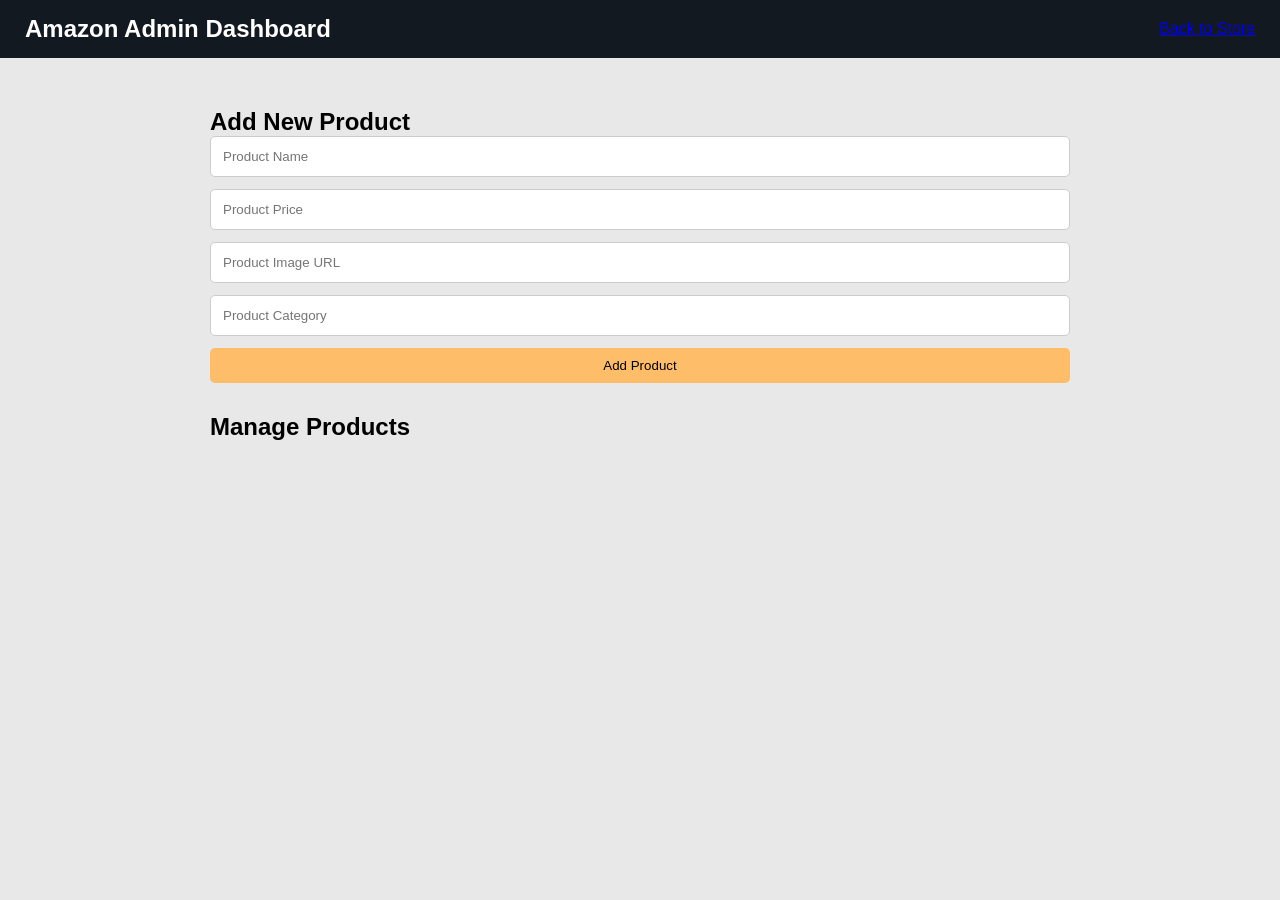
<file: adim.html>
<!DOCTYPE html>
<html lang="en">
<head>
  <meta charset="UTF-8">
  <meta name="viewport" content="width=device-width, initial-scale=1.0">
  <title>Amazon Admin</title>
  <link rel="stylesheet" href="style.css">
</head>
<body>

  <header>
    <h2>Amazon Admin Dashboard</h2>
    <a href="index.html">Back to Store</a>
  </header>

  <main class="admin-container">
    <h2>Add New Product</h2>

    <form id="adminProductForm">
      <input id="productName" type="text"
        placeholder="Product Name" required>

      <input id="productPrice" type="number"
        placeholder="Product Price" min="1" required>

      <input id="productImage" type="url"
        placeholder="Product Image URL" required>

      <input id="productCategory" type="text"
        placeholder="Product Category" required>

      <button type="submit">Add Product</button>
    </form>

    <h2>Manage Products</h2>
    <div id="adminProductList"></div>
  </main>

  <script src="script.js"></script>
  <script src="admin.js"></script>
</body>
</html>
</file>
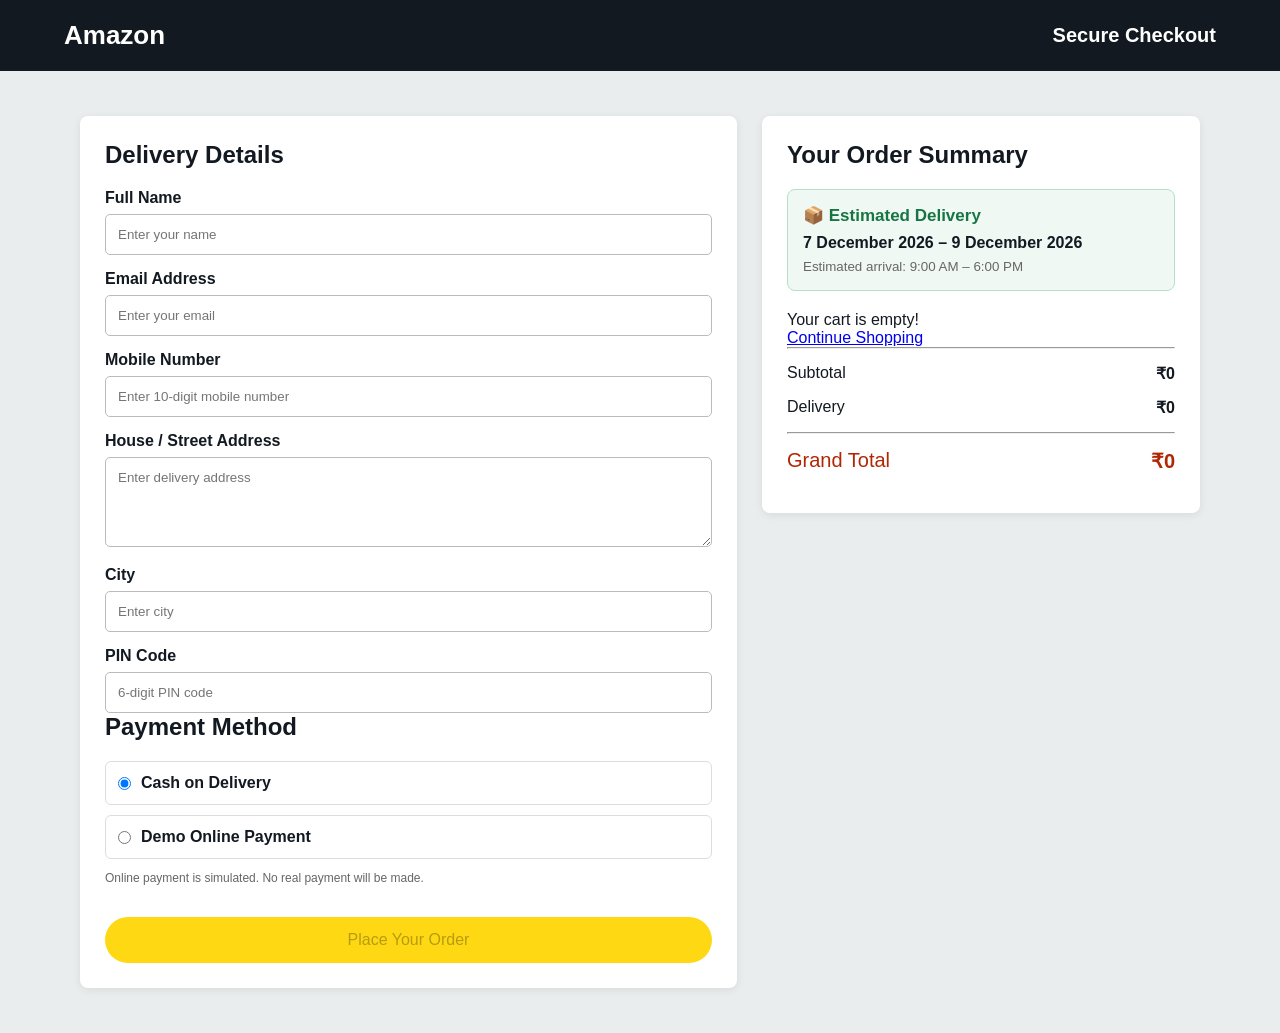
<file: checkout.html>
<!DOCTYPE html>
<html lang="en">
<head>
    <meta charset="UTF-8">
    <meta name="viewport" content="width=device-width, initial-scale=1.0">

    <title>Checkout | Amazon</title>

    <link rel="stylesheet" href="style.css">
</head>

<body class="checkout-page">

    <header class="checkout-header">
        <a href="index.html">Amazon</a>
        <h2>Secure Checkout</h2>
    </header>

    <main class="checkout-container">

        <section class="checkout-form">

            <h2>Delivery Details</h2>

            <form id="checkoutForm">

                <label>Full Name</label>
                <input type="text" id="customerName"
                    placeholder="Enter your name" required>

                <label>Email Address</label>
                <input type="email" id="customerEmail"
                    placeholder="Enter your email" required>

                <label>Mobile Number</label>
                <input type="tel" id="customerPhone"
                    placeholder="Enter 10-digit mobile number"
                    pattern="[0-9]{10}" required>

                <label>House / Street Address</label>
                <textarea id="customerAddress"
                    placeholder="Enter delivery address"
                    required></textarea>

                <label>City</label>
                <input type="text" id="customerCity"
                    placeholder="Enter city" required>

                <label>PIN Code</label>
                <input type="text" id="customerPin"
                    placeholder="6-digit PIN code"
                    pattern="[0-9]{6}" required>

                <h2>Payment Method</h2>

                <div class="payment-option">
                    <label>
                        <input type="radio" name="payment"
                            value="Cash on Delivery" checked>
                        Cash on Delivery
                    </label>
                </div>

                <div class="payment-option">
                    <label>
                        <input type="radio" name="payment"
                            value="Demo Online Payment">
                        Demo Online Payment
                    </label>
                </div>

                <p class="demo-note">
                    Online payment is simulated. No real payment will be made.
                </p>

                <button type="submit" class="place-order-btn">
                    Place Your Order
                </button>

                <p id="checkoutMessage"></p>

            </form>

        </section>

        <aside class="order-summary">

            <h2>Your Order Summary</h2>
        <div class="delivery-estimate">
            <h3>📦 Estimated Delivery</h3>
            <p id="deliveryDate">Calculating delivery...</p>
            <small>Estimated arrival: 9:00 AM – 6:00 PM</small>
        </div>
            <div id="checkoutItems"></div>

            <hr>

            <div class="checkout-total-row">
                <span>Subtotal</span>
                <strong id="checkoutSubtotal">₹0</strong>
            </div>

            <div class="checkout-total-row">
                <span>Delivery</span>
                <strong id="checkoutDelivery">₹0</strong>
            </div>

            <hr>

            <div class="checkout-total-row final-total">
                <span>Grand Total</span>
                <strong id="checkoutTotal">₹0</strong>
            </div>

        </aside>

    </main>

    <script src="checkout.js"></script>

</body>
</html>
</file>
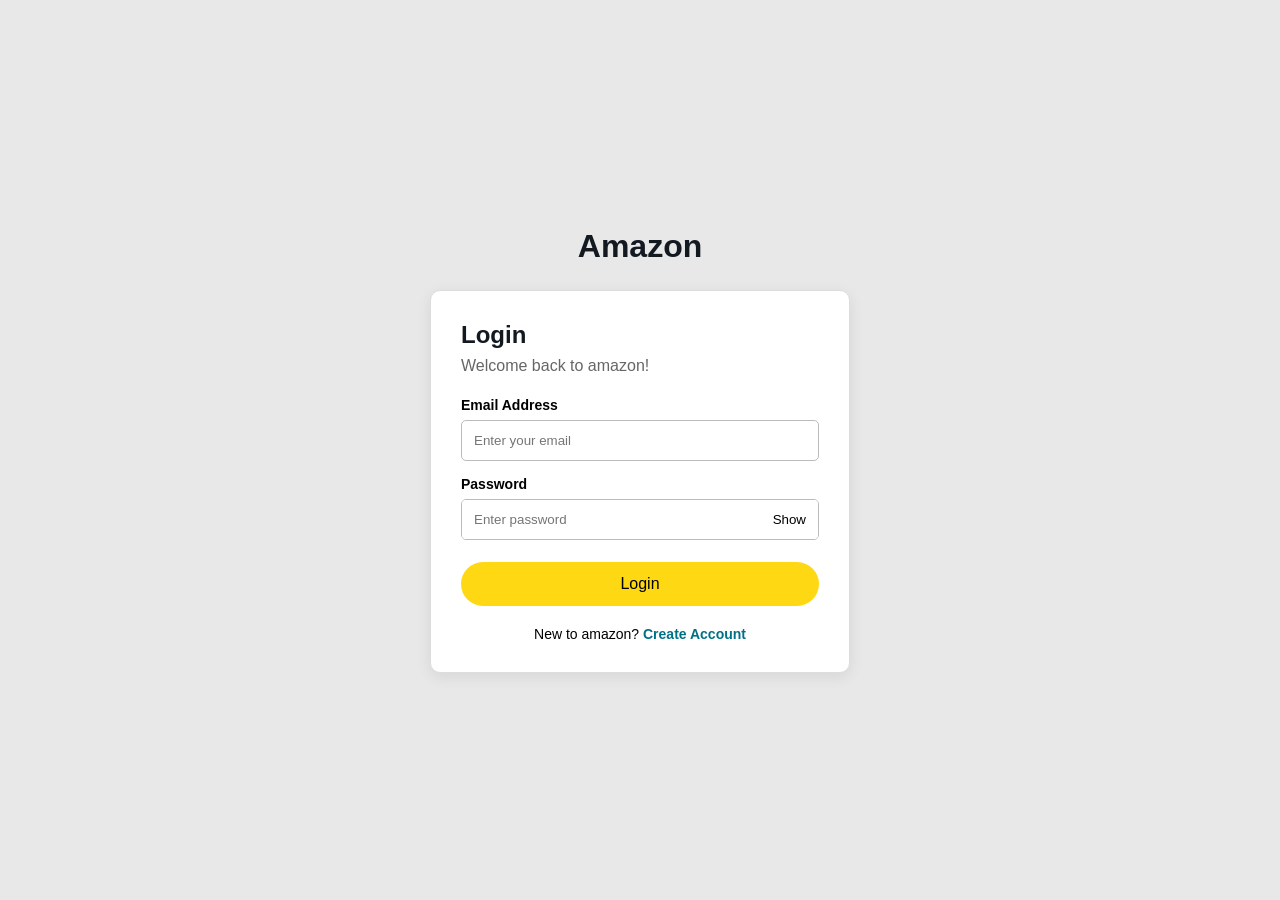
<file: login.html>
<!DOCTYPE html>
<html lang="en">
<head>
    <meta charset="UTF-8">
    <meta name="viewport" content="width=device-width, initial-scale=1.0">
    <title>Login | Amazon</title>
    <link rel="stylesheet" href="style.css">
</head>
<body class="auth-page">

    <div class="auth-container">

        <a href="index.html" class="auth-logo">
            Amazon
        </a>

        <div class="auth-box">

            <h2>Login</h2>
            <p>Welcome back to amazon!</p>

            <form id="loginForm">

                <label>Email Address</label>
                <input type="email" id="loginEmail"
                       placeholder="Enter your email" required>

                <label>Password</label>

                <div class="password-box">
                    <input type="password" id="loginPassword"
                           placeholder="Enter password" required>

                    <button type="button"
                            onclick="togglePassword('loginPassword', this)">
                        Show
                    </button>
                </div>

                <button type="submit" class="auth-btn">
                    Login
                </button>

                <p id="loginMessage" class="auth-message"></p>

            </form>

            <div class="auth-bottom">
                New to amazon?
                <a href="signup.html">Create Account</a>
            </div>

        </div>
    </div>

    <script src="auth.js"></script>
</body>
</html>
</file>
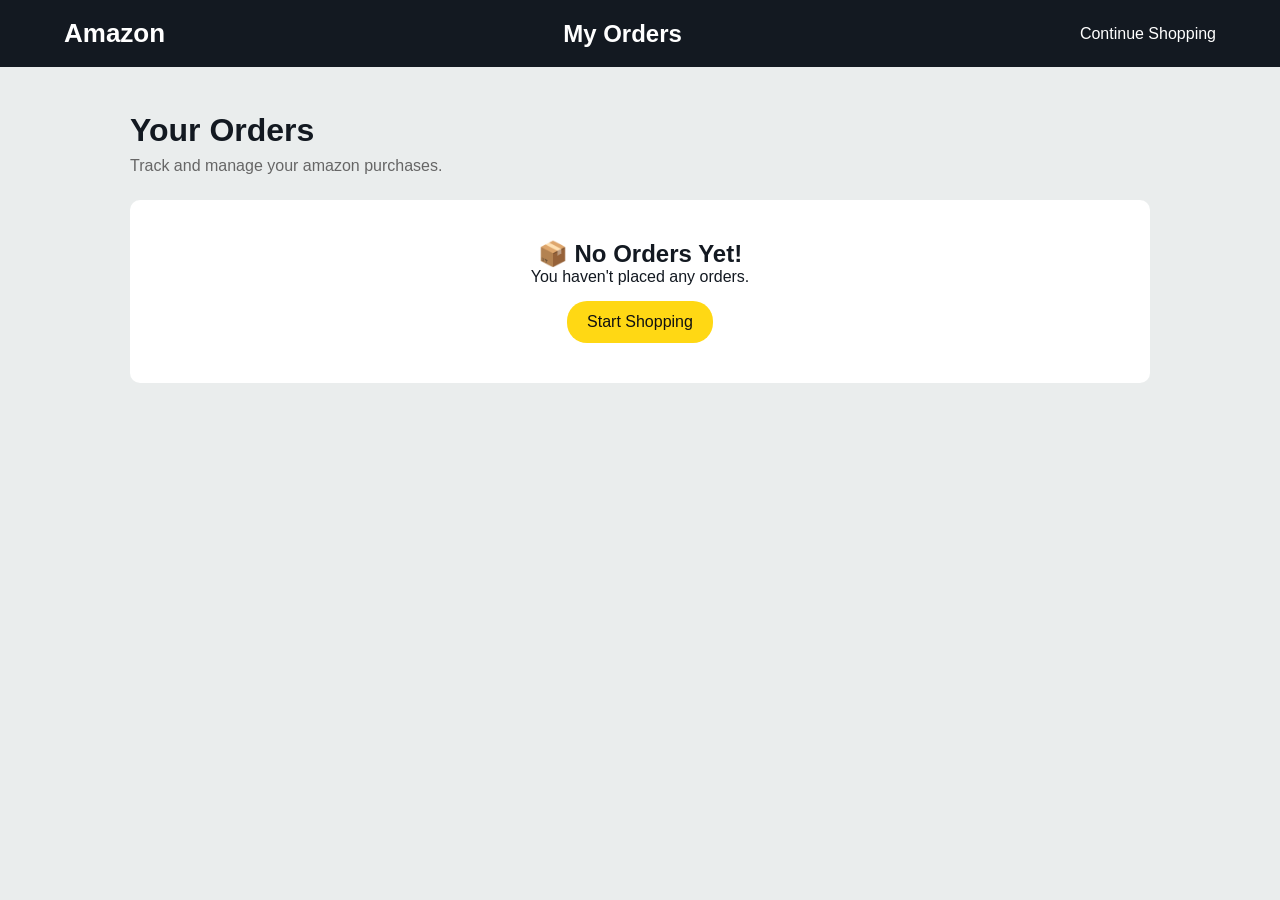
<file: orders.html>
<!DOCTYPE html>
<html lang="en">
<head>
    <meta charset="UTF-8">
    <meta name="viewport" content="width=device-width, initial-scale=1.0">

    <title>My Orders | Amazon</title>

    <link rel="stylesheet" href="style.css">
</head>

<body class="orders-page">

    <header class="orders-header">

        <a href="index.html" class="orders-logo">
            Amazon
        </a>

        <h2>My Orders</h2>

        <a href="index.html" class="back-shopping">
            Continue Shopping
        </a>

    </header>

    <main class="orders-container">

        <h1>Your Orders</h1>

        <p class="orders-subtitle">
            Track and manage your amazon purchases.
        </p>

        <div id="ordersList"></div>

    </main>

    <script src="orders.js"></script>

</body>
</html>
</file>
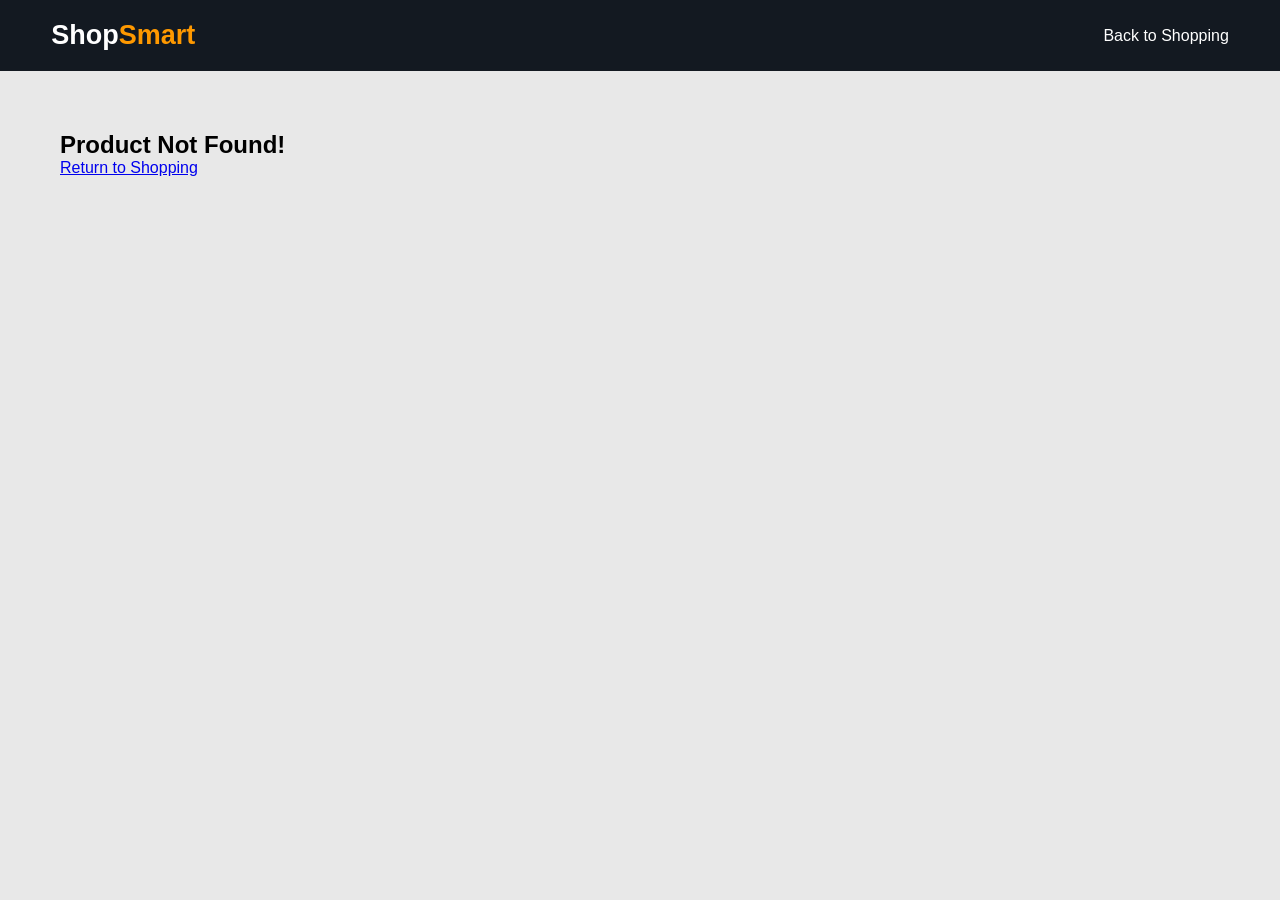
<file: product-details.html>
<!DOCTYPE html>
<html lang="en">

<head>
    <meta charset="UTF-8">
    <meta name="viewport" content="width=device-width, initial-scale=1.0">

    <title>Product Details | ShopSmart</title>

    <link rel="stylesheet" href="style.css">
</head>

<body>

    <header class="product-header">
        <a href="index.html" class="product-logo">
            Shop<span>Smart</span>
        </a>

        <a href="index.html">Back to Shopping</a>
    </header>

    <main class="product-details-container">

        <div id="productDetails">
            Loading product...
        </div>

    </main>
<script src="script.js"></script>
<script src="reviews.js"></script>
<script src="product-details.js"></script>

</body>
</html>
</file>
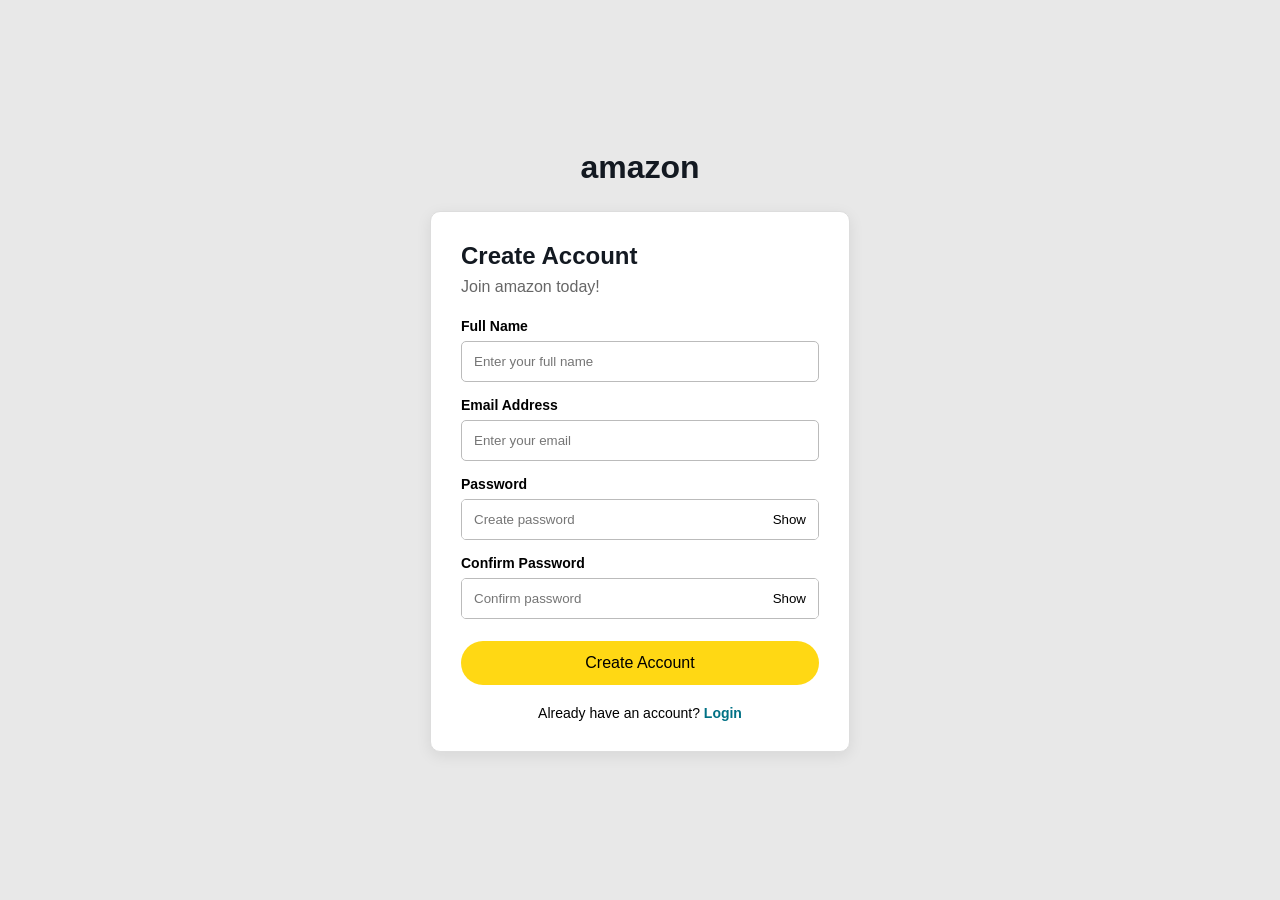
<file: signup.html>
<!DOCTYPE html>
<html lang="en">
<head>
    <meta charset="UTF-8">
    <meta name="viewport" content="width=device-width, initial-scale=1.0">
    <title>Create Account | ShopSmart</title>
    <link rel="stylesheet" href="style.css">
</head>
<body class="auth-page">

    <div class="auth-container">

        <a href="index.html" class="auth-logo"> amazon </a>

        <div class="auth-box">

            <h2>Create Account</h2>
            <p>Join amazon today!</p>

            <form id="signupForm">

                <label>Full Name</label>
                <input type="text" id="signupName"
                       placeholder="Enter your full name" required>

                <label>Email Address</label>
                <input type="email" id="signupEmail"
                       placeholder="Enter your email" required>

                <label>Password</label>
                <div class="password-box">
                    <input type="password" id="signupPassword"
                           placeholder="Create password" required minlength="8">
                    <button type="button"
                            onclick="togglePassword('signupPassword', this)">
                        Show
                    </button>
                </div>

                <label>Confirm Password</label>
                <div class="password-box">
                    <input type="password" id="confirmPassword"
                           placeholder="Confirm password" required>
                    <button type="button"
                            onclick="togglePassword('confirmPassword', this)">
                        Show
                    </button>
                </div>

                <button type="submit" class="auth-btn">
                    Create Account
                </button>

                <p id="signupMessage" class="auth-message"></p>

            </form>

            <div class="auth-bottom">
                Already have an account?
                <a href="login.html">Login</a>
            </div>

        </div>
    </div>

    <script src="auth.js"></script>
</body>
</html>
</file>
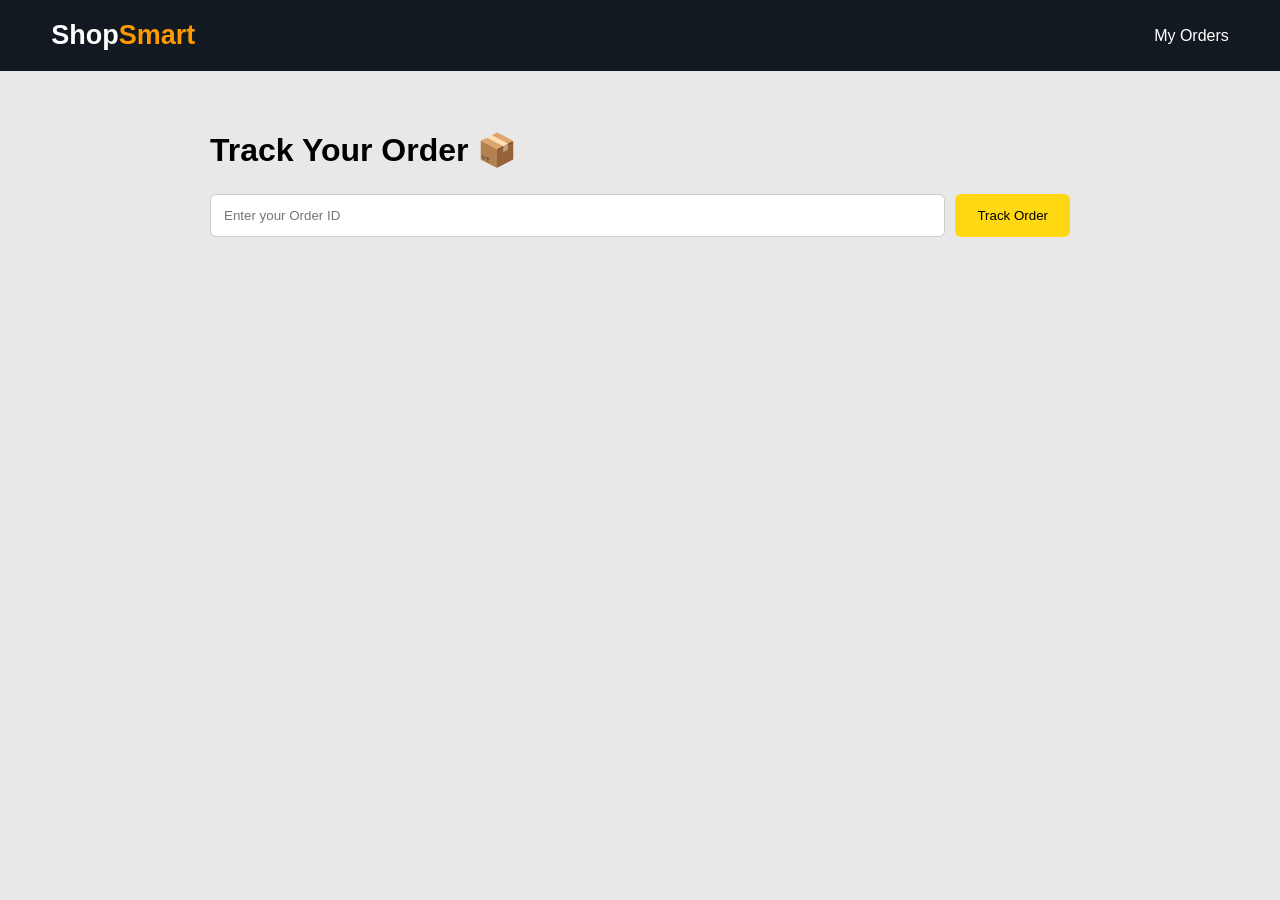
<file: track-order.html>
<!DOCTYPE html>
<html lang="en">
<head>
    <meta charset="UTF-8">
    <meta name="viewport" content="width=device-width, initial-scale=1.0">
    <title>Track Order | ShopSmart</title>
    <link rel="stylesheet" href="style.css">
</head>

<body>

<header class="product-header">
    <a href="index.html" class="product-logo">
        Shop<span>Smart</span>
    </a>
    <a href="orders.html">My Orders</a>
</header>

<main class="tracking-container">

    <h1>Track Your Order 📦</h1>

    <div class="tracking-search">
        <input
            type="text"
            id="orderIdInput"
            placeholder="Enter your Order ID">

        <button onclick="trackOrder()">
            Track Order
        </button>
    </div>

    <div id="trackingResult"></div>

</main>

<script src="tracking.js"></script>

</body>
</html>
</file>
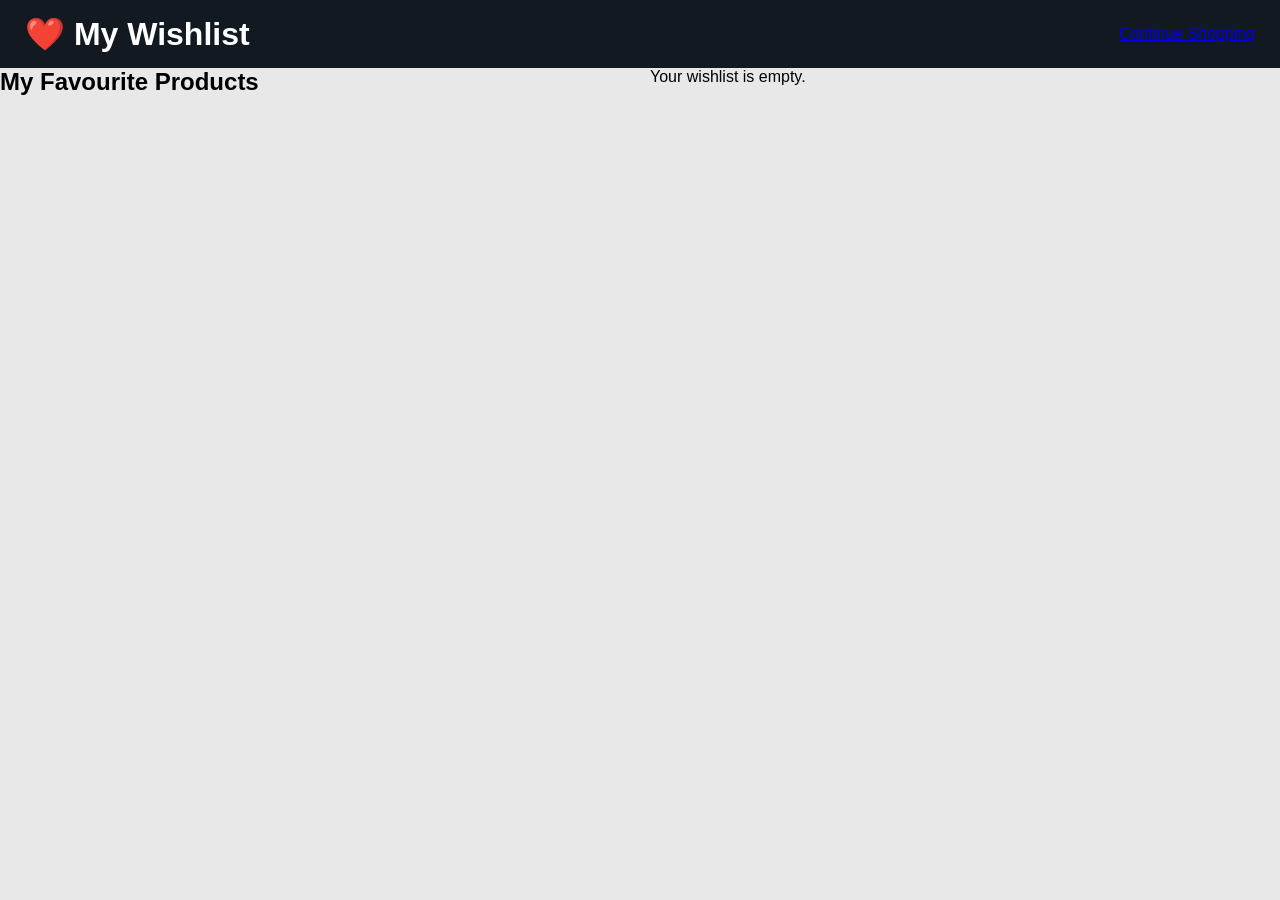
<file: wishlist.html>
<!DOCTYPE html>
<html lang="en">
<head>
    <meta charset="UTF-8">
    <meta name="viewport" content="width=device-width, initial-scale=1.0">
    <title>My Wishlist - ShopSmart</title>
    <link rel="stylesheet" href="style.css">
</head>
<body>

    <header>
        <h1>❤️ My Wishlist</h1>
        <a href="index.html">Continue Shopping</a>
    </header>

    <main class="wishlist-container">
        <h2>My Favourite Products</h2>
        <div id="wishlistProducts"></div>
    </main>

    <script src="script.js"></script>
    <script src="wishlist.js"></script>
</body>
</html>
</file>
<file: style.css>
* {
    margin: 0;
    padding: 0;
    box-sizing: border-box;
    font-family: Arial, sans-serif;
}

body {
    background: #e8e8e8;
}

/* Navbar */
header {
    background: #131921;
    color: white;
    display: flex;
    align-items: center;
    justify-content: space-between;
    padding: 15px 25px;
    gap: 15px;
}

.logo {
    font-size: 27px;
    font-weight: bold;
    color: white;
}

.logo span {
    color: #febd69;
}

.location small {
    color: #ccc;
}

.search {
    display: flex;
    flex: 1;
    height: 40px;
}

.search select {
    width: 65px;
    border: none;
    background: #eee;
}

.search input {
    flex: 1;
    padding: 10px;
    border: none;
    outline: none;
}

.search button {
    width: 48px;
    border: none;
    background: #febd69;
    cursor: pointer;
}

.nav-links {
    display: flex;
    gap: 18px;
}

.nav-links a {
    color: white;
    text-decoration: none;
    font-size: 14px;
}

/* Navigation */
nav {
    background: #232f3e;
    padding: 13px;
    display: flex;
    gap: 25px;
}

nav a {
    color: white;
    text-decoration: none;
    font-size: 14px;
}

/* Hero */
.hero {
    min-height: 300px;
    background: linear-gradient(90deg, #c8e4f3, #f8e3c4);
    display: flex;
    align-items: center;
    padding: 50px;
}

.hero h1 {
    font-size: 40px;
    margin-bottom: 15px;
}

.hero p {
    font-size: 18px;
    margin-bottom: 25px;
}

.shop-btn {
    background: #ff9900;
    padding: 12px 25px;
    color: black;
    text-decoration: none;
    border-radius: 5px;
}

/* Products */
.products-section {
    padding: 30px;
}

.products-section h2,
.cart-section h2 {
    margin-bottom: 20px;
}

.product-container {
    display: grid;
    grid-template-columns: repeat(auto-fit, minmax(210px, 1fr));
    gap: 20px;
}

.product-card {
    background: white;
    padding: 18px;
    border-radius: 8px;
    text-align: center;
}

.product-card img {
    width: 100%;
    height: 160px;
    object-fit: contain;
}

.product-card h3 {
    margin: 12px 0;
}

.product-card p {
    color: #b12704;
    font-weight: bold;
    margin-bottom: 12px;
}

.product-card button {
    background: #ffd814;
    border: none;
    padding: 10px 20px;
    border-radius: 20px;
    cursor: pointer;
}

/* Cart */
.cart-section {
    background: white;
    margin: 25px;
    padding: 25px;
    border-radius: 8px;
}

.cart-item {
    display: flex;
    justify-content: space-between;
    padding: 12px 0;
    border-bottom: 1px solid #ddd;
}

footer {
    background: #131921;
    color: white;
    text-align: center;
    padding: 30px;
}

@media(max-width: 700px) {
    header {
        flex-wrap: wrap;
    }

    .search {
        order: 3;
        flex-basis: 100%;
    }

    .nav-links {
        flex-wrap: wrap;
    }

    nav {
        flex-wrap: wrap;
        gap: 15px;
    }
}

/* Professional Hero Banner */
.hero-banner {
    min-height: 350px;
    background: linear-gradient(110deg, #dceeff, #fff0d9);
    display: flex;
    align-items: center;
    padding: 50px;
}

.hero-content {
    max-width: 600px;
}

.offer-tag {
    background: #ff9900;
    padding: 8px 15px;
    border-radius: 20px;
    font-size: 13px;
    font-weight: bold;
}

.hero-content h1 {
    font-size: 45px;
    margin: 25px 0 15px;
    color: #131921;
}

.hero-content p {
    font-size: 18px;
    margin-bottom: 30px;
    color: #333;
}

.shop-btn {
    display: inline-block;
    background: #ff9900;
    padding: 13px 25px;
    border-radius: 5px;
    color: #131921;
    text-decoration: none;
    font-weight: bold;
}

.shop-btn:hover {
    background: #e68a00;
}

/* Categories */
.category-section {
    padding: 35px 25px;
}

.category-section h2 {
    margin-bottom: 25px;
}

.category-container {
    display: grid;
    grid-template-columns: repeat(4, 1fr);
    gap: 20px;
}

.category-card {
    background: white;
    padding: 20px;
    border-radius: 8px;
    text-align: center;
    transition: 0.3s;
}

.category-card:hover {
    transform: translateY(-5px);
    box-shadow: 0 5px 15px rgba(0,0,0,0.15);
}

.category-card img {
    width: 100%;
    height: 160px;
    object-fit: contain;
}

.category-card h3 {
    margin: 15px 0;
}

.category-card a {
    color: #007185;
    text-decoration: none;
}

/* Deals */
.deals-section {
    background: white;
    margin: 25px;
    padding: 30px;
    border-radius: 8px;
}

.deals-section h2 {
    margin-bottom: 15px;
}

.deals-section p {
    margin-bottom: 20px;
}

.deal-btn {
    display: inline-block;
    background: #ffd814;
    padding: 12px 20px;
    color: black;
    text-decoration: none;
    border-radius: 20px;
}

/* Responsive */
@media(max-width: 800px) {
    .category-container {
        grid-template-columns: repeat(2, 1fr);
    }

    .hero-content h1 {
        font-size: 32px;
    }
}

@media(max-width: 450px) {
    .category-container {
        grid-template-columns: 1fr;
    }

    .hero-banner {
        padding: 25px;
    }
}

/* Promotional Image Slider */

.slider {
    width: 100%;
    height: 350px;
    position: relative;
    overflow: hidden;
    background: #ffe477;
}

.slide {
    width: 100%;
    height: 100%;
    display: none;
    position: relative;
    align-items: center;
    background: #ffe477;
}

.slide.active {
    display: flex;
}

.slide img {
    width: 55%;
    height: 100%;
    object-fit: cover;
}

.slide-content {
    width: 45%;
    padding: 35px;
    text-align: center;
    z-index: 2;
}

.slide-content span {
    font-size: 14px;
    font-weight: bold;
    color: #b12704;
}

.slide-content h1 {
    font-size: 36px;
    margin: 15px 0;
    color: #131921;
}

.slide-content p {
    font-size: 16px;
    margin-bottom: 20px;
}

.slide-btn {
    display: inline-block;
    background: #131921;
    color: white;
    text-decoration: none;
    padding: 12px 25px;
    border-radius: 4px;
}

.slide-btn:hover {
    background: #ff9900;
    color: black;
}

/* Slider Arrows */

.arrow {
    position: absolute;
    top: 50%;
    transform: translateY(-50%);
    background: rgba(255,255,255,0.8);
    border: none;
    padding: 15px;
    font-size: 22px;
    cursor: pointer;
    z-index: 5;
}

.prev {
    left: 10px;
}

.next {
    right: 10px;
}

/* Slider Dots */

.dots {
    position: absolute;
    bottom: 12px;
    left: 50%;
    transform: translateX(-50%);
    display: flex;
    gap: 10px;
}

.dot {
    width: 12px;
    height: 12px;
    border-radius: 50%;
    border: none;
    background: white;
    cursor: pointer;
}

.dot.active {
    background: #131921;
}

/* Mobile Responsive */

@media(max-width: 650px) {
    .slider {
        height: 280px;
    }

    .slide-content {
        width: 55%;
        padding: 15px;
    }

    .slide-content h1 {
        font-size: 22px;
    }

    .slide-content p {
        font-size: 12px;
    }

    .slide img {
        width: 45%;
    }
}

/* Logo and Delivery Section */

.brand-section {
    display: flex;
    align-items: center;
    gap: 18px;
}

/* Logo */

.amazon-logo {
    position: relative;
    color: white;
    font-size: 29px;
    font-weight: bold;
    letter-spacing: -1.5px;
    padding: 0 5px 8px;
    cursor: pointer;
}

.amazon-smile {
    position: absolute;
    width: 48px;
    height: 10px;
    border-bottom: 3px solid #ff9900;
    border-radius: 50%;
    bottom: 2px;
    left: 10px;
    transform: rotate(3deg);
}

/* Delivery Location */

.delivery-location {
    display: flex;
    align-items: center;
    gap: 4px;
    color: white;
    border: 1px solid transparent;
    padding: 5px;
    cursor: pointer;
}

.delivery-location:hover {
    border: 1px solid white;
}

.location-icon {
    font-size: 16px;
}

.delivery-location small {
    display: block;
    color: #cccccc;
    font-size: 11px;
}

.delivery-location h4 {
    font-size: 13px;
    color: white;
    margin: 2px 0 0;
}

/* Product Listing Design */

.product-controls {
    display: flex;
    justify-content: flex-end;
    gap: 15px;
    margin-bottom: 25px;
}

.product-controls select {
    padding: 10px 15px;
    border: 1px solid #ccc;
    border-radius: 5px;
    background: white;
    cursor: pointer;
}

/* Product Card */

.product-card {
    background: white;
    padding: 18px;
    border-radius: 8px;
    position: relative;
    text-align: center;
    transition: 0.3s;
}

.product-card:hover {
    transform: translateY(-5px);
    box-shadow: 0 5px 18px rgba(0,0,0,0.15);
}

.product-card img {
    width: 100%;
    height: 190px;
    object-fit: contain;
}

.product-card h3 {
    font-size: 17px;
    margin: 12px 0;
}

.product-rating {
    color: #f0a500;
    margin: 8px 0;
}

.product-price {
    color: #b12704;
    font-size: 19px;
    font-weight: bold;
}

.old-price {
    color: #777;
    text-decoration: line-through;
    font-size: 13px;
    margin-left: 5px;
}

.discount {
    background: #cc0c39;
    color: white;
    padding: 5px 9px;
    border-radius: 3px;
    font-size: 12px;
    position: absolute;
    top: 12px;
    left: 12px;
}

.product-card button {
    margin-top: 12px;
    padding: 10px 16px;
    border: none;
    border-radius: 20px;
    cursor: pointer;
}

.add-cart {
    background: #ffd814;
}

.details-btn {
    background: #232f3e;
    color: white;
}

.add-cart:hover {
    background: #f7ca00;
}

.details-btn:hover {
    background: #37475a;
}

@media(max-width: 600px) {
    .product-controls {
        justify-content: flex-start;
        flex-wrap: wrap;
    }
}

/* ADVANCED SHOPPING CART */

.cart-section {
    background: white;
    margin: 25px;
    padding: 25px;
    border-radius: 10px;
}

.cart-section h2 {
    margin-bottom: 25px;
    color: #131921;
}

/* Cart Product */

.cart-item {
    display: flex;
    align-items: center;
    justify-content: space-between;
    gap: 15px;
    padding: 18px 0;
    border-bottom: 1px solid #ddd;
}

.cart-item img {
    width: 90px;
    height: 90px;
    object-fit: contain;
}

.cart-product-info {
    flex: 1;
}

.cart-product-info h3 {
    font-size: 16px;
    margin-bottom: 8px;
}

.cart-product-info p {
    color: #b12704;
    font-weight: bold;
}

/* Quantity Buttons */

.quantity-controls {
    display: flex;
    align-items: center;
    gap: 12px;
}

.quantity-controls button {
    width: 30px;
    height: 30px;
    border: none;
    border-radius: 50%;
    background: #ffd814;
    cursor: pointer;
    font-size: 18px;
}

/* Remove Button */

.remove-btn {
    background: #cc0c39;
    color: white;
    border: none;
    padding: 9px 13px;
    border-radius: 5px;
    cursor: pointer;
}

/* Cart Summary */

.cart-summary {
    max-width: 400px;
    margin: 30px 0 0 auto;
    padding: 20px;
    background: #f7f7f7;
    border-radius: 8px;
}

.cart-summary h3 {
    margin-bottom: 20px;
}

.summary-row {
    display: flex;
    justify-content: space-between;
    margin: 15px 0;
}

.grand-total {
    font-size: 19px;
    color: #b12704;
}

.checkout-btn {
    width: 100%;
    padding: 13px;
    background: #ffd814;
    border: none;
    border-radius: 25px;
    font-size: 16px;
    cursor: pointer;
    margin-top: 15px;
}

.checkout-btn:hover {
    background: #f7ca00;
}

.empty-cart {
    padding: 25px;
    text-align: center;
    color: #777;
}

/* Mobile Responsive */

@media(max-width: 600px) {
    .cart-item {
        flex-wrap: wrap;
    }

    .cart-product-info {
        min-width: 120px;
    }

    .cart-summary {
        max-width: 100%;
    }
}

/* LOGIN AND SIGNUP DESIGN */

.auth-page {
    background: #e8e8e8;
    min-height: 100vh;
    display: flex;
    justify-content: center;
    align-items: center;
    padding: 20px;
}

.auth-container {
    width: 100%;
    max-width: 420px;
}

.auth-logo {
    display: block;
    text-align: center;
    font-size: 32px;
    font-weight: bold;
    color: #131921;
    text-decoration: none;
    margin-bottom: 25px;
}

.auth-logo span {
    color: #ff9900;
}

.auth-box {
    background: white;
    padding: 30px;
    border: 1px solid #ddd;
    border-radius: 10px;
    box-shadow: 0 4px 15px rgba(0,0,0,0.08);
}

.auth-box h2 {
    margin-bottom: 8px;
    color: #131921;
}

.auth-box > p {
    color: #666;
    margin-bottom: 22px;
}

.auth-box label {
    display: block;
    margin: 15px 0 7px;
    font-weight: bold;
    font-size: 14px;
}

.auth-box input {
    width: 100%;
    padding: 12px;
    border: 1px solid #bbb;
    border-radius: 5px;
    outline: none;
}

.auth-box input:focus {
    border-color: #ff9900;
    box-shadow: 0 0 4px #ff9900;
}

.password-box {
    display: flex;
    border: 1px solid #bbb;
    border-radius: 5px;
    overflow: hidden;
}

.password-box input {
    border: none;
    border-radius: 0;
}

.password-box button {
    border: none;
    background: white;
    padding: 0 12px;
    cursor: pointer;
}

.auth-btn {
    width: 100%;
    padding: 13px;
    margin-top: 22px;
    border: none;
    border-radius: 25px;
    background: #ffd814;
    font-size: 16px;
    cursor: pointer;
}

.auth-btn:hover {
    background: #f7ca00;
}

.auth-bottom {
    margin-top: 20px;
    text-align: center;
    font-size: 14px;
}

.auth-bottom a {
    color: #007185;
    text-decoration: none;
    font-weight: bold;
}

.auth-message {
    margin-top: 12px;
    font-size: 14px;
}

/* WISHLIST SECTION */

.wishlist-section {
    background: white;
    margin: 25px;
    padding: 25px;
    border-radius: 10px;
}

.wishlist-section h2 {
    color: #131921;
    margin-bottom: 25px;
}

.wishlist-container {
    display: grid;
    grid-template-columns: repeat(
        auto-fit,
        minmax(200px, 1fr)
    );
    gap: 20px;
}

.wishlist-card {
    background: #fff;
    border: 1px solid #ddd;
    border-radius: 8px;
    padding: 15px;
    text-align: center;
    transition: 0.3s;
}

.wishlist-card:hover {
    transform: translateY(-4px);
    box-shadow: 0 5px 15px rgba(0,0,0,0.12);
}

.wishlist-card img {
    width: 100%;
    height: 160px;
    object-fit: contain;
}

.wishlist-card h3 {
    margin: 12px 0;
    font-size: 17px;
}

.wishlist-price {
    color: #b12704;
    font-weight: bold;
    font-size: 18px;
}

.wishlist-btn {
    display: block;
    width: 100%;
    margin-top: 10px;
    padding: 10px;
    border: none;
    border-radius: 20px;
    background: #ffb6c1;
    cursor: pointer;
}

.wishlist-remove {
    display: block;
    width: 100%;
    margin-top: 10px;
    padding: 10px;
    border: none;
    border-radius: 20px;
    background: #cc0c39;
    color: white;
    cursor: pointer;
}

.move-cart-btn {
    display: block;
    width: 100%;
    margin-top: 10px;
    padding: 10px;
    border: none;
    border-radius: 20px;
    background: #ffd814;
    cursor: pointer;
}

.wishlist-empty {
    color: #777;
    padding: 20px;
}

@media(max-width: 600px) {
    .wishlist-section {
        margin: 12px;
        padding: 15px;
    }
}
/* STEP 11 - CHECKOUT PAGE */

.checkout-page {
    background: #eaeded;
    min-height: 100vh;
    color: #131921;
}

.checkout-header {
    background: #131921;
    color: white;
    padding: 20px 5%;
    display: flex;
    align-items: center;
    justify-content: space-between;
    gap: 15px;
}

.checkout-header a {
    color: white;
    text-decoration: none;
    font-size: 26px;
    font-weight: bold;
}

.checkout-header a span {
    color: #ff9900;
}

.checkout-header h2 {
    font-size: 20px;
}

.checkout-container {
    max-width: 1150px;
    margin: 30px auto;
    padding: 15px;
    display: grid;
    grid-template-columns: 1.5fr 1fr;
    gap: 25px;
    align-items: start;
}

.checkout-form,
.order-summary {
    background: white;
    padding: 25px;
    border-radius: 8px;
    box-shadow: 0 2px 8px rgba(0,0,0,0.08);
}

.checkout-form h2,
.order-summary h2 {
    margin-bottom: 20px;
}

.checkout-form label {
    display: block;
    margin: 15px 0 7px;
    font-weight: bold;
}

.checkout-form input:not([type="radio"]),
.checkout-form textarea {
    width: 100%;
    padding: 12px;
    border: 1px solid #bbb;
    border-radius: 5px;
    outline: none;
}

.checkout-form textarea {
    min-height: 90px;
    resize: vertical;
}

.checkout-form input:focus,
.checkout-form textarea:focus {
    border-color: #ff9900;
}

.payment-option {
    padding: 12px;
    border: 1px solid #ddd;
    border-radius: 6px;
    margin: 10px 0;
}

.payment-option label {
    display: flex;
    align-items: center;
    gap: 10px;
    margin: 0;
    cursor: pointer;
}

.demo-note {
    color: #666;
    font-size: 12px;
    margin: 12px 0;
}

.place-order-btn {
    width: 100%;
    padding: 14px;
    background: #ffd814;
    border: none;
    border-radius: 25px;
    font-size: 16px;
    cursor: pointer;
    margin-top: 20px;
}

.place-order-btn:hover {
    background: #f7ca00;
}

.checkout-product {
    display: flex;
    align-items: center;
    gap: 12px;
    padding: 12px 0;
    border-bottom: 1px solid #ddd;
}

.checkout-product img {
    width: 65px;
    height: 65px;
    object-fit: contain;
}

.checkout-product-info {
    flex: 1;
}

.checkout-product-info p {
    color: #666;
    font-size: 13px;
    margin-top: 5px;
}

.checkout-total-row {
    display: flex;
    justify-content: space-between;
    margin: 15px 0;
    gap: 10px;
}

.final-total {
    font-size: 20px;
    color: #b12704;
}

@media(max-width: 750px) {
    .checkout-container {
        grid-template-columns: 1fr;
    }

    .checkout-header {
        flex-wrap: wrap;
    }
}
/* DELIVERY ESTIMATE */

.delivery-estimate {
    background: #f0f8f4;
    border: 1px solid #b7dfc8;
    border-radius: 8px;
    padding: 15px;
    margin: 15px 0 20px;
}

.delivery-estimate h3 {
    color: #167542;
    margin-bottom: 8px;
    font-size: 17px;
}

.delivery-estimate p {
    font-weight: bold;
    color: #131921;
    margin-bottom: 5px;
}

.delivery-estimate small {
    color: #666;
}
/* STEP 12 - ORDER HISTORY */

.orders-page {
    background: #eaeded;
    min-height: 100vh;
    color: #131921;
}

.orders-header {
    background: #131921;
    color: white;
    padding: 18px 5%;
    display: flex;
    justify-content: space-between;
    align-items: center;
    gap: 15px;
    flex-wrap: wrap;
}

.orders-logo {
    color: white;
    font-size: 26px;
    font-weight: bold;
    text-decoration: none;
}

.orders-logo span {
    color: #ff9900;
}

.back-shopping {
    color: white;
    text-decoration: none;
}

.orders-container {
    max-width: 1050px;
    margin: 30px auto;
    padding: 15px;
}

.orders-container h1 {
    margin-bottom: 8px;
}

.orders-subtitle {
    color: #666;
    margin-bottom: 25px;
}

.order-card {
    background: white;
    border: 1px solid #ddd;
    border-radius: 9px;
    margin-bottom: 22px;
    overflow: hidden;
}

.order-card-header {
    background: #f6f6f6;
    padding: 16px;
    display: flex;
    justify-content: space-between;
    gap: 15px;
    flex-wrap: wrap;
    border-bottom: 1px solid #ddd;
}

.order-card-body {
    padding: 20px;
}

.order-product {
    display: flex;
    align-items: center;
    gap: 15px;
    padding: 12px 0;
    border-bottom: 1px solid #eee;
}

.order-product img {
    width: 75px;
    height: 75px;
    object-fit: contain;
}

.order-product-info {
    flex: 1;
}

.order-product-info h3 {
    font-size: 16px;
    margin-bottom: 6px;
}

.order-status {
    display: inline-block;
    padding: 6px 12px;
    background: #e4f5e9;
    color: #167542;
    border-radius: 20px;
    font-size: 13px;
    font-weight: bold;
}

.order-total {
    color: #b12704;
    font-size: 19px;
    font-weight: bold;
    margin-top: 15px;
}

.order-details-btn {
    background: #ffd814;
    border: none;
    padding: 10px 18px;
    border-radius: 20px;
    cursor: pointer;
    margin-top: 15px;
}

.no-orders {
    background: white;
    padding: 40px 20px;
    text-align: center;
    border-radius: 10px;
}

.no-orders a {
    display: inline-block;
    background: #ffd814;
    padding: 12px 20px;
    margin-top: 15px;
    border-radius: 20px;
    color: #111;
    text-decoration: none;
}

@media(max-width: 600px) {
    .order-card-header {
        flex-direction: column;
    }

    .order-product {
        flex-wrap: wrap;
    }
}
.admin-container {
  max-width: 900px;
  margin: 30px auto;
  padding: 20px;
}

#adminProductForm {
  display: grid;
  gap: 12px;
  margin-bottom: 30px;
}

#adminProductForm input {
  padding: 12px;
  border: 1px solid #ccc;
  border-radius: 5px;
}

#adminProductForm button,
.admin-product button {
  padding: 10px 15px;
  background: #febd69;
  border: none;
  border-radius: 5px;
  cursor: pointer;
}

.admin-product {
  display: flex;
  justify-content: space-between;
  align-items: center;
  gap: 12px;
  padding: 15px;
  margin: 10px 0;
  background: white;
  border: 1px solid #ddd;
  border-radius: 5px;
}#sortBy {
    padding: 10px;
    border: 1px solid #ccc;
    border-radius: 5px;
    background: white;
    cursor: pointer;
    margin: 5px;
}
/* STEP 15 - PRODUCT DETAILS */

.product-header {
    background: #131921;
    padding: 20px 4%;
    display: flex;
    justify-content: space-between;
    align-items: center;
}

.product-header a {
    color: white;
    text-decoration: none;
}

.product-logo {
    font-size: 27px;
    font-weight: bold;
}

.product-logo span {
    color: #ff9900;
}

.product-details-container {
    max-width: 1200px;
    margin: 40px auto;
    padding: 20px;
}

.product-detail-card {
    display: grid;
    grid-template-columns: 1fr 1fr;
    gap: 40px;
    background: white;
    padding: 30px;
    border-radius: 10px;
}

.detail-image {
    display: flex;
    align-items: center;
    justify-content: center;
}

.detail-image img {
    width: 100%;
    max-height: 450px;
    object-fit: contain;
}

.detail-info h1 {
    font-size: 28px;
    margin-bottom: 15px;
}

.detail-category {
    color: #666;
}

.detail-rating {
    color: #e47911;
    margin: 15px 0;
}

.detail-price {
    color: #b12704;
    font-size: 28px;
}

.detail-discount {
    color: green;
    margin: 8px 0;
}

.detail-old-price {
    color: #777;
    text-decoration: line-through;
}

.delivery-info {
    background: #f5f5f5;
    padding: 18px;
    margin: 20px 0;
    border-radius: 8px;
}

.detail-cart-btn,
.detail-buy-btn {
    width: 100%;
    padding: 14px;
    margin: 8px 0;
    border: none;
    border-radius: 25px;
    cursor: pointer;
    font-size: 16px;
}

.detail-cart-btn {
    background: #ffd814;
}

.detail-buy-btn {
    background: #ffa41c;
}

@media(max-width: 700px) {
    .product-detail-card {
        grid-template-columns: 1fr;
    }
}
.product-card {
    cursor: pointer;
}

.product-card:hover {
    transform: translateY(-5px);
    transition: 0.3s;
}/* STEP 17 - ORDER TRACKING */

.tracking-container {
    max-width: 900px;
    margin: 40px auto;
    padding: 20px;
}

.tracking-container h1 {
    margin-bottom: 25px;
}

.tracking-search {
    display: flex;
    gap: 10px;
    margin-bottom: 25px;
}

.tracking-search input {
    flex: 1;
    padding: 13px;
    border: 1px solid #ccc;
    border-radius: 6px;
}

.tracking-search button {
    padding: 12px 22px;
    background: #ffd814;
    border: none;
    border-radius: 6px;
    cursor: pointer;
}

.tracking-card {
    background: white;
    padding: 25px;
    border-radius: 10px;
    border: 1px solid #ddd;
}

.tracking-card h2,
.tracking-card h3 {
    margin: 15px 0;
}

.tracking-timeline {
    display: flex;
    justify-content: space-between;
    margin: 35px 0;
    gap: 8px;
}

.tracking-step {
    flex: 1;
    text-align: center;
    color: #999;
    position: relative;
}

.tracking-dot {
    width: 32px;
    height: 32px;
    margin: 0 auto 10px;
    border: 2px solid #ccc;
    border-radius: 50%;
    display: flex;
    align-items: center;
    justify-content: center;
}

.tracking-step.completed {
    color: #16834a;
}

.tracking-step.completed .tracking-dot {
    background: #16834a;
    border-color: #16834a;
    color: white;
}

.current-status {
    color: #16834a;
}

@media(max-width: 600px) {
    .tracking-search {
        flex-direction: column;
    }

    .tracking-timeline {
        flex-direction: column;
        align-items: flex-start;
        gap: 18px;
    }

    .tracking-step {
        display: flex;
        align-items: center;
        gap: 12px;
    }

    .tracking-dot {
        margin: 0;
        flex-shrink: 0;
    }
}
/* STEP 19 - REVIEWS */

.reviews-section{
    margin-top:40px;
}

.review-form{
    display:flex;
    flex-direction:column;
    gap:12px;
    margin:20px 0;
}

.review-form select,
.review-form textarea{
    padding:12px;
    border:1px solid #ccc;
    border-radius:6px;
}

.review-form textarea{
    min-height:90px;
    resize:vertical;
}

.review-form button{
    background:#ffd814;
    border:none;
    padding:12px;
    border-radius:20px;
    cursor:pointer;
}

.review-item{
    border-bottom:1px solid #ddd;
    padding:15px 0;
}${product.stock > 0
    ? `<p class="stock-status">
         Available Stock: ${product.stock}
       </p>`
    : `<p class="out-of-stock">
         Out of Stock
       </p>`
}
</file>
